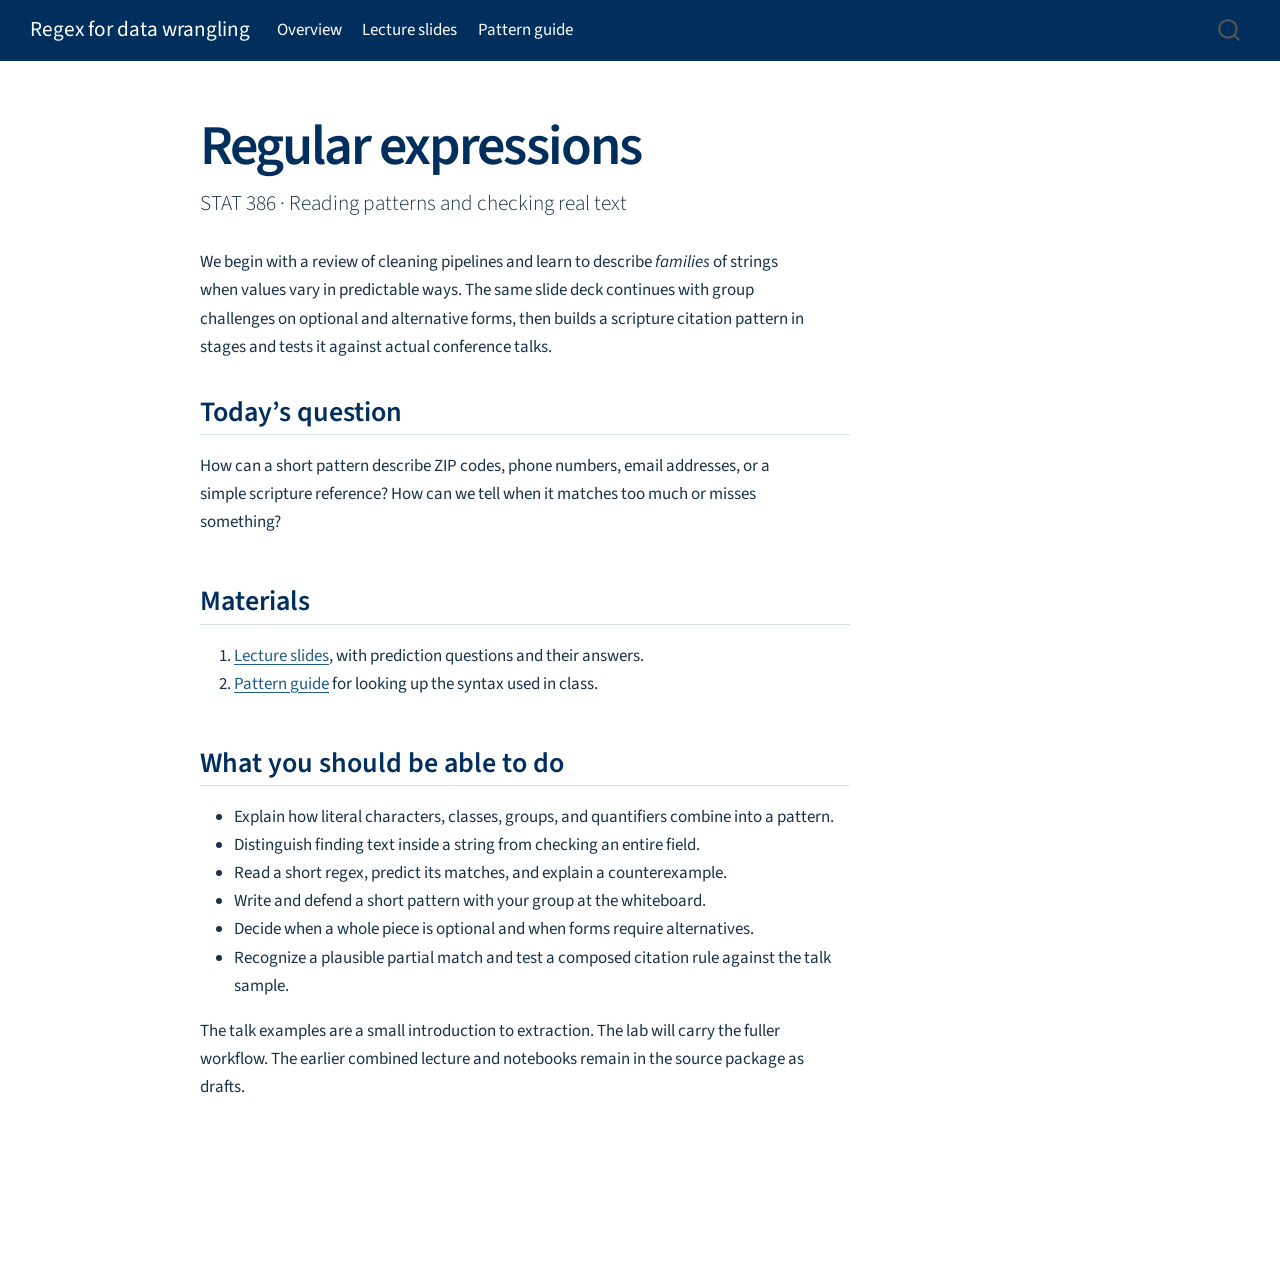
<file: docs/index.html>
<!DOCTYPE html>
<html xmlns="http://www.w3.org/1999/xhtml" lang="en" xml:lang="en"><head>

<meta charset="utf-8">
<meta name="generator" content="quarto-1.8.26">

<meta name="viewport" content="width=device-width, initial-scale=1.0, user-scalable=yes">


<title>Regular expressions – Regex for data wrangling</title>
<style>
code{white-space: pre-wrap;}
span.smallcaps{font-variant: small-caps;}
div.columns{display: flex; gap: min(4vw, 1.5em);}
div.column{flex: auto; overflow-x: auto;}
div.hanging-indent{margin-left: 1.5em; text-indent: -1.5em;}
ul.task-list{list-style: none;}
ul.task-list li input[type="checkbox"] {
  width: 0.8em;
  margin: 0 0.8em 0.2em -1em; /* quarto-specific, see https://github.com/quarto-dev/quarto-cli/issues/4556 */ 
  vertical-align: middle;
}
</style>


<script src="site_libs/quarto-nav/quarto-nav.js"></script>
<script src="site_libs/quarto-nav/headroom.min.js"></script>
<script src="site_libs/clipboard/clipboard.min.js"></script>
<script src="site_libs/quarto-search/autocomplete.umd.js"></script>
<script src="site_libs/quarto-search/fuse.min.js"></script>
<script src="site_libs/quarto-search/quarto-search.js"></script>
<meta name="quarto:offset" content="./">
<script src="site_libs/quarto-html/quarto.js" type="module"></script>
<script src="site_libs/quarto-html/tabsets/tabsets.js" type="module"></script>
<script src="site_libs/quarto-html/axe/axe-check.js" type="module"></script>
<script src="site_libs/quarto-html/popper.min.js"></script>
<script src="site_libs/quarto-html/tippy.umd.min.js"></script>
<script src="site_libs/quarto-html/anchor.min.js"></script>
<link href="site_libs/quarto-html/tippy.css" rel="stylesheet">
<link href="site_libs/quarto-html/quarto-syntax-highlighting-587c61ba64f3a5504c4d52d930310e48.css" rel="stylesheet" id="quarto-text-highlighting-styles">
<script src="site_libs/bootstrap/bootstrap.min.js"></script>
<link href="site_libs/bootstrap/bootstrap-icons.css" rel="stylesheet">
<link href="site_libs/bootstrap/bootstrap-9859d952baf36b9a7db628bbb9f3169e.min.css" rel="stylesheet" append-hash="true" id="quarto-bootstrap" data-mode="light">
<script id="quarto-search-options" type="application/json">{
  "location": "navbar",
  "copy-button": false,
  "collapse-after": 3,
  "panel-placement": "end",
  "type": "overlay",
  "limit": 50,
  "keyboard-shortcut": [
    "f",
    "/",
    "s"
  ],
  "show-item-context": false,
  "language": {
    "search-no-results-text": "No results",
    "search-matching-documents-text": "matching documents",
    "search-copy-link-title": "Copy link to search",
    "search-hide-matches-text": "Hide additional matches",
    "search-more-match-text": "more match in this document",
    "search-more-matches-text": "more matches in this document",
    "search-clear-button-title": "Clear",
    "search-text-placeholder": "",
    "search-detached-cancel-button-title": "Cancel",
    "search-submit-button-title": "Submit",
    "search-label": "Search"
  }
}</script>


<link rel="stylesheet" href="styles/site.css">
</head>

<body class="nav-fixed fullcontent quarto-light">

<div id="quarto-search-results"></div>
  <header id="quarto-header" class="headroom fixed-top">
    <nav class="navbar navbar-expand-lg " data-bs-theme="dark">
      <div class="navbar-container container-fluid">
      <div class="navbar-brand-container mx-auto">
    <a class="navbar-brand" href="./index.html">
    <span class="navbar-title">Regex for data wrangling</span>
    </a>
  </div>
            <div id="quarto-search" class="" title="Search"></div>
          <button class="navbar-toggler" type="button" data-bs-toggle="collapse" data-bs-target="#navbarCollapse" aria-controls="navbarCollapse" role="menu" aria-expanded="false" aria-label="Toggle navigation" onclick="if (window.quartoToggleHeadroom) { window.quartoToggleHeadroom(); }">
  <span class="navbar-toggler-icon"></span>
</button>
          <div class="collapse navbar-collapse" id="navbarCollapse">
            <ul class="navbar-nav navbar-nav-scroll me-auto">
  <li class="nav-item">
    <a class="nav-link active" href="./index.html" aria-current="page"> 
<span class="menu-text">Overview</span></a>
  </li>  
  <li class="nav-item">
    <a class="nav-link" href="./slides.html"> 
<span class="menu-text">Lecture slides</span></a>
  </li>  
  <li class="nav-item">
    <a class="nav-link" href="./reference.html"> 
<span class="menu-text">Pattern guide</span></a>
  </li>  
</ul>
          </div> <!-- /navcollapse -->
            <div class="quarto-navbar-tools">
</div>
      </div> <!-- /container-fluid -->
    </nav>
</header>
<!-- content -->
<div id="quarto-content" class="quarto-container page-columns page-rows-contents page-layout-article page-navbar">
<!-- sidebar -->
<!-- margin-sidebar -->
    
<!-- main -->
<main class="content" id="quarto-document-content">

<header id="title-block-header" class="quarto-title-block default">
<div class="quarto-title">
<h1 class="title">Regular expressions</h1>
<p class="subtitle lead">STAT 386 · Reading patterns and checking real text</p>
</div>



<div class="quarto-title-meta">

    
  
    
  </div>
  


</header>


<p>We begin with a review of cleaning pipelines and learn to describe <em>families</em> of strings when values vary in predictable ways. The same slide deck continues with group challenges on optional and alternative forms, then builds a scripture citation pattern in stages and tests it against actual conference talks.</p>
<section id="todays-question" class="level2">
<h2 class="anchored" data-anchor-id="todays-question">Today’s question</h2>
<p>How can a short pattern describe ZIP codes, phone numbers, email addresses, or a simple scripture reference? How can we tell when it matches too much or misses something?</p>
</section>
<section id="materials" class="level2">
<h2 class="anchored" data-anchor-id="materials">Materials</h2>
<ol type="1">
<li><a href="slides.html">Lecture slides</a>, with prediction questions and their answers.</li>
<li><a href="reference.html">Pattern guide</a> for looking up the syntax used in class.</li>
</ol>
</section>
<section id="what-you-should-be-able-to-do" class="level2">
<h2 class="anchored" data-anchor-id="what-you-should-be-able-to-do">What you should be able to do</h2>
<ul>
<li>Explain how literal characters, classes, groups, and quantifiers combine into a pattern.</li>
<li>Distinguish finding text inside a string from checking an entire field.</li>
<li>Read a short regex, predict its matches, and explain a counterexample.</li>
<li>Write and defend a short pattern with your group at the whiteboard.</li>
<li>Decide when a whole piece is optional and when forms require alternatives.</li>
<li>Recognize a plausible partial match and test a composed citation rule against the talk sample.</li>
</ul>
<p>The talk examples are a small introduction to extraction. The lab will carry the fuller workflow. The earlier combined lecture and notebooks remain in the source package as drafts.</p>


</section>

</main> <!-- /main -->
<script id="quarto-html-after-body" type="application/javascript">
  window.document.addEventListener("DOMContentLoaded", function (event) {
    const icon = "";
    const anchorJS = new window.AnchorJS();
    anchorJS.options = {
      placement: 'right',
      icon: icon
    };
    anchorJS.add('.anchored');
    const isCodeAnnotation = (el) => {
      for (const clz of el.classList) {
        if (clz.startsWith('code-annotation-')) {                     
          return true;
        }
      }
      return false;
    }
    const onCopySuccess = function(e) {
      // button target
      const button = e.trigger;
      // don't keep focus
      button.blur();
      // flash "checked"
      button.classList.add('code-copy-button-checked');
      var currentTitle = button.getAttribute("title");
      button.setAttribute("title", "Copied!");
      let tooltip;
      if (window.bootstrap) {
        button.setAttribute("data-bs-toggle", "tooltip");
        button.setAttribute("data-bs-placement", "left");
        button.setAttribute("data-bs-title", "Copied!");
        tooltip = new bootstrap.Tooltip(button, 
          { trigger: "manual", 
            customClass: "code-copy-button-tooltip",
            offset: [0, -8]});
        tooltip.show();    
      }
      setTimeout(function() {
        if (tooltip) {
          tooltip.hide();
          button.removeAttribute("data-bs-title");
          button.removeAttribute("data-bs-toggle");
          button.removeAttribute("data-bs-placement");
        }
        button.setAttribute("title", currentTitle);
        button.classList.remove('code-copy-button-checked');
      }, 1000);
      // clear code selection
      e.clearSelection();
    }
    const getTextToCopy = function(trigger) {
      const outerScaffold = trigger.parentElement.cloneNode(true);
      const codeEl = outerScaffold.querySelector('code');
      for (const childEl of codeEl.children) {
        if (isCodeAnnotation(childEl)) {
          childEl.remove();
        }
      }
      return codeEl.innerText;
    }
    const clipboard = new window.ClipboardJS('.code-copy-button:not([data-in-quarto-modal])', {
      text: getTextToCopy
    });
    clipboard.on('success', onCopySuccess);
    if (window.document.getElementById('quarto-embedded-source-code-modal')) {
      const clipboardModal = new window.ClipboardJS('.code-copy-button[data-in-quarto-modal]', {
        text: getTextToCopy,
        container: window.document.getElementById('quarto-embedded-source-code-modal')
      });
      clipboardModal.on('success', onCopySuccess);
    }
      var localhostRegex = new RegExp(/^(?:http|https):\/\/localhost\:?[0-9]*\//);
      var mailtoRegex = new RegExp(/^mailto:/);
        var filterRegex = new RegExp('/' + window.location.host + '/');
      var isInternal = (href) => {
          return filterRegex.test(href) || localhostRegex.test(href) || mailtoRegex.test(href);
      }
      // Inspect non-navigation links and adorn them if external
     var links = window.document.querySelectorAll('a[href]:not(.nav-link):not(.navbar-brand):not(.toc-action):not(.sidebar-link):not(.sidebar-item-toggle):not(.pagination-link):not(.no-external):not([aria-hidden]):not(.dropdown-item):not(.quarto-navigation-tool):not(.about-link)');
      for (var i=0; i<links.length; i++) {
        const link = links[i];
        if (!isInternal(link.href)) {
          // undo the damage that might have been done by quarto-nav.js in the case of
          // links that we want to consider external
          if (link.dataset.originalHref !== undefined) {
            link.href = link.dataset.originalHref;
          }
        }
      }
    function tippyHover(el, contentFn, onTriggerFn, onUntriggerFn) {
      const config = {
        allowHTML: true,
        maxWidth: 500,
        delay: 100,
        arrow: false,
        appendTo: function(el) {
            return el.parentElement;
        },
        interactive: true,
        interactiveBorder: 10,
        theme: 'quarto',
        placement: 'bottom-start',
      };
      if (contentFn) {
        config.content = contentFn;
      }
      if (onTriggerFn) {
        config.onTrigger = onTriggerFn;
      }
      if (onUntriggerFn) {
        config.onUntrigger = onUntriggerFn;
      }
      window.tippy(el, config); 
    }
    const noterefs = window.document.querySelectorAll('a[role="doc-noteref"]');
    for (var i=0; i<noterefs.length; i++) {
      const ref = noterefs[i];
      tippyHover(ref, function() {
        // use id or data attribute instead here
        let href = ref.getAttribute('data-footnote-href') || ref.getAttribute('href');
        try { href = new URL(href).hash; } catch {}
        const id = href.replace(/^#\/?/, "");
        const note = window.document.getElementById(id);
        if (note) {
          return note.innerHTML;
        } else {
          return "";
        }
      });
    }
    const xrefs = window.document.querySelectorAll('a.quarto-xref');
    const processXRef = (id, note) => {
      // Strip column container classes
      const stripColumnClz = (el) => {
        el.classList.remove("page-full", "page-columns");
        if (el.children) {
          for (const child of el.children) {
            stripColumnClz(child);
          }
        }
      }
      stripColumnClz(note)
      if (id === null || id.startsWith('sec-')) {
        // Special case sections, only their first couple elements
        const container = document.createElement("div");
        if (note.children && note.children.length > 2) {
          container.appendChild(note.children[0].cloneNode(true));
          for (let i = 1; i < note.children.length; i++) {
            const child = note.children[i];
            if (child.tagName === "P" && child.innerText === "") {
              continue;
            } else {
              container.appendChild(child.cloneNode(true));
              break;
            }
          }
          if (window.Quarto?.typesetMath) {
            window.Quarto.typesetMath(container);
          }
          return container.innerHTML
        } else {
          if (window.Quarto?.typesetMath) {
            window.Quarto.typesetMath(note);
          }
          return note.innerHTML;
        }
      } else {
        // Remove any anchor links if they are present
        const anchorLink = note.querySelector('a.anchorjs-link');
        if (anchorLink) {
          anchorLink.remove();
        }
        if (window.Quarto?.typesetMath) {
          window.Quarto.typesetMath(note);
        }
        if (note.classList.contains("callout")) {
          return note.outerHTML;
        } else {
          return note.innerHTML;
        }
      }
    }
    for (var i=0; i<xrefs.length; i++) {
      const xref = xrefs[i];
      tippyHover(xref, undefined, function(instance) {
        instance.disable();
        let url = xref.getAttribute('href');
        let hash = undefined; 
        if (url.startsWith('#')) {
          hash = url;
        } else {
          try { hash = new URL(url).hash; } catch {}
        }
        if (hash) {
          const id = hash.replace(/^#\/?/, "");
          const note = window.document.getElementById(id);
          if (note !== null) {
            try {
              const html = processXRef(id, note.cloneNode(true));
              instance.setContent(html);
            } finally {
              instance.enable();
              instance.show();
            }
          } else {
            // See if we can fetch this
            fetch(url.split('#')[0])
            .then(res => res.text())
            .then(html => {
              const parser = new DOMParser();
              const htmlDoc = parser.parseFromString(html, "text/html");
              const note = htmlDoc.getElementById(id);
              if (note !== null) {
                const html = processXRef(id, note);
                instance.setContent(html);
              } 
            }).finally(() => {
              instance.enable();
              instance.show();
            });
          }
        } else {
          // See if we can fetch a full url (with no hash to target)
          // This is a special case and we should probably do some content thinning / targeting
          fetch(url)
          .then(res => res.text())
          .then(html => {
            const parser = new DOMParser();
            const htmlDoc = parser.parseFromString(html, "text/html");
            const note = htmlDoc.querySelector('main.content');
            if (note !== null) {
              // This should only happen for chapter cross references
              // (since there is no id in the URL)
              // remove the first header
              if (note.children.length > 0 && note.children[0].tagName === "HEADER") {
                note.children[0].remove();
              }
              const html = processXRef(null, note);
              instance.setContent(html);
            } 
          }).finally(() => {
            instance.enable();
            instance.show();
          });
        }
      }, function(instance) {
      });
    }
        let selectedAnnoteEl;
        const selectorForAnnotation = ( cell, annotation) => {
          let cellAttr = 'data-code-cell="' + cell + '"';
          let lineAttr = 'data-code-annotation="' +  annotation + '"';
          const selector = 'span[' + cellAttr + '][' + lineAttr + ']';
          return selector;
        }
        const selectCodeLines = (annoteEl) => {
          const doc = window.document;
          const targetCell = annoteEl.getAttribute("data-target-cell");
          const targetAnnotation = annoteEl.getAttribute("data-target-annotation");
          const annoteSpan = window.document.querySelector(selectorForAnnotation(targetCell, targetAnnotation));
          const lines = annoteSpan.getAttribute("data-code-lines").split(",");
          const lineIds = lines.map((line) => {
            return targetCell + "-" + line;
          })
          let top = null;
          let height = null;
          let parent = null;
          if (lineIds.length > 0) {
              //compute the position of the single el (top and bottom and make a div)
              const el = window.document.getElementById(lineIds[0]);
              top = el.offsetTop;
              height = el.offsetHeight;
              parent = el.parentElement.parentElement;
            if (lineIds.length > 1) {
              const lastEl = window.document.getElementById(lineIds[lineIds.length - 1]);
              const bottom = lastEl.offsetTop + lastEl.offsetHeight;
              height = bottom - top;
            }
            if (top !== null && height !== null && parent !== null) {
              // cook up a div (if necessary) and position it 
              let div = window.document.getElementById("code-annotation-line-highlight");
              if (div === null) {
                div = window.document.createElement("div");
                div.setAttribute("id", "code-annotation-line-highlight");
                div.style.position = 'absolute';
                parent.appendChild(div);
              }
              div.style.top = top - 2 + "px";
              div.style.height = height + 4 + "px";
              div.style.left = 0;
              let gutterDiv = window.document.getElementById("code-annotation-line-highlight-gutter");
              if (gutterDiv === null) {
                gutterDiv = window.document.createElement("div");
                gutterDiv.setAttribute("id", "code-annotation-line-highlight-gutter");
                gutterDiv.style.position = 'absolute';
                const codeCell = window.document.getElementById(targetCell);
                const gutter = codeCell.querySelector('.code-annotation-gutter');
                gutter.appendChild(gutterDiv);
              }
              gutterDiv.style.top = top - 2 + "px";
              gutterDiv.style.height = height + 4 + "px";
            }
            selectedAnnoteEl = annoteEl;
          }
        };
        const unselectCodeLines = () => {
          const elementsIds = ["code-annotation-line-highlight", "code-annotation-line-highlight-gutter"];
          elementsIds.forEach((elId) => {
            const div = window.document.getElementById(elId);
            if (div) {
              div.remove();
            }
          });
          selectedAnnoteEl = undefined;
        };
          // Handle positioning of the toggle
      window.addEventListener(
        "resize",
        throttle(() => {
          elRect = undefined;
          if (selectedAnnoteEl) {
            selectCodeLines(selectedAnnoteEl);
          }
        }, 10)
      );
      function throttle(fn, ms) {
      let throttle = false;
      let timer;
        return (...args) => {
          if(!throttle) { // first call gets through
              fn.apply(this, args);
              throttle = true;
          } else { // all the others get throttled
              if(timer) clearTimeout(timer); // cancel #2
              timer = setTimeout(() => {
                fn.apply(this, args);
                timer = throttle = false;
              }, ms);
          }
        };
      }
        // Attach click handler to the DT
        const annoteDls = window.document.querySelectorAll('dt[data-target-cell]');
        for (const annoteDlNode of annoteDls) {
          annoteDlNode.addEventListener('click', (event) => {
            const clickedEl = event.target;
            if (clickedEl !== selectedAnnoteEl) {
              unselectCodeLines();
              const activeEl = window.document.querySelector('dt[data-target-cell].code-annotation-active');
              if (activeEl) {
                activeEl.classList.remove('code-annotation-active');
              }
              selectCodeLines(clickedEl);
              clickedEl.classList.add('code-annotation-active');
            } else {
              // Unselect the line
              unselectCodeLines();
              clickedEl.classList.remove('code-annotation-active');
            }
          });
        }
    const findCites = (el) => {
      const parentEl = el.parentElement;
      if (parentEl) {
        const cites = parentEl.dataset.cites;
        if (cites) {
          return {
            el,
            cites: cites.split(' ')
          };
        } else {
          return findCites(el.parentElement)
        }
      } else {
        return undefined;
      }
    };
    var bibliorefs = window.document.querySelectorAll('a[role="doc-biblioref"]');
    for (var i=0; i<bibliorefs.length; i++) {
      const ref = bibliorefs[i];
      const citeInfo = findCites(ref);
      if (citeInfo) {
        tippyHover(citeInfo.el, function() {
          var popup = window.document.createElement('div');
          citeInfo.cites.forEach(function(cite) {
            var citeDiv = window.document.createElement('div');
            citeDiv.classList.add('hanging-indent');
            citeDiv.classList.add('csl-entry');
            var biblioDiv = window.document.getElementById('ref-' + cite);
            if (biblioDiv) {
              citeDiv.innerHTML = biblioDiv.innerHTML;
            }
            popup.appendChild(citeDiv);
          });
          return popup.innerHTML;
        });
      }
    }
  });
  </script>
</div> <!-- /content -->




</body></html>
</file>
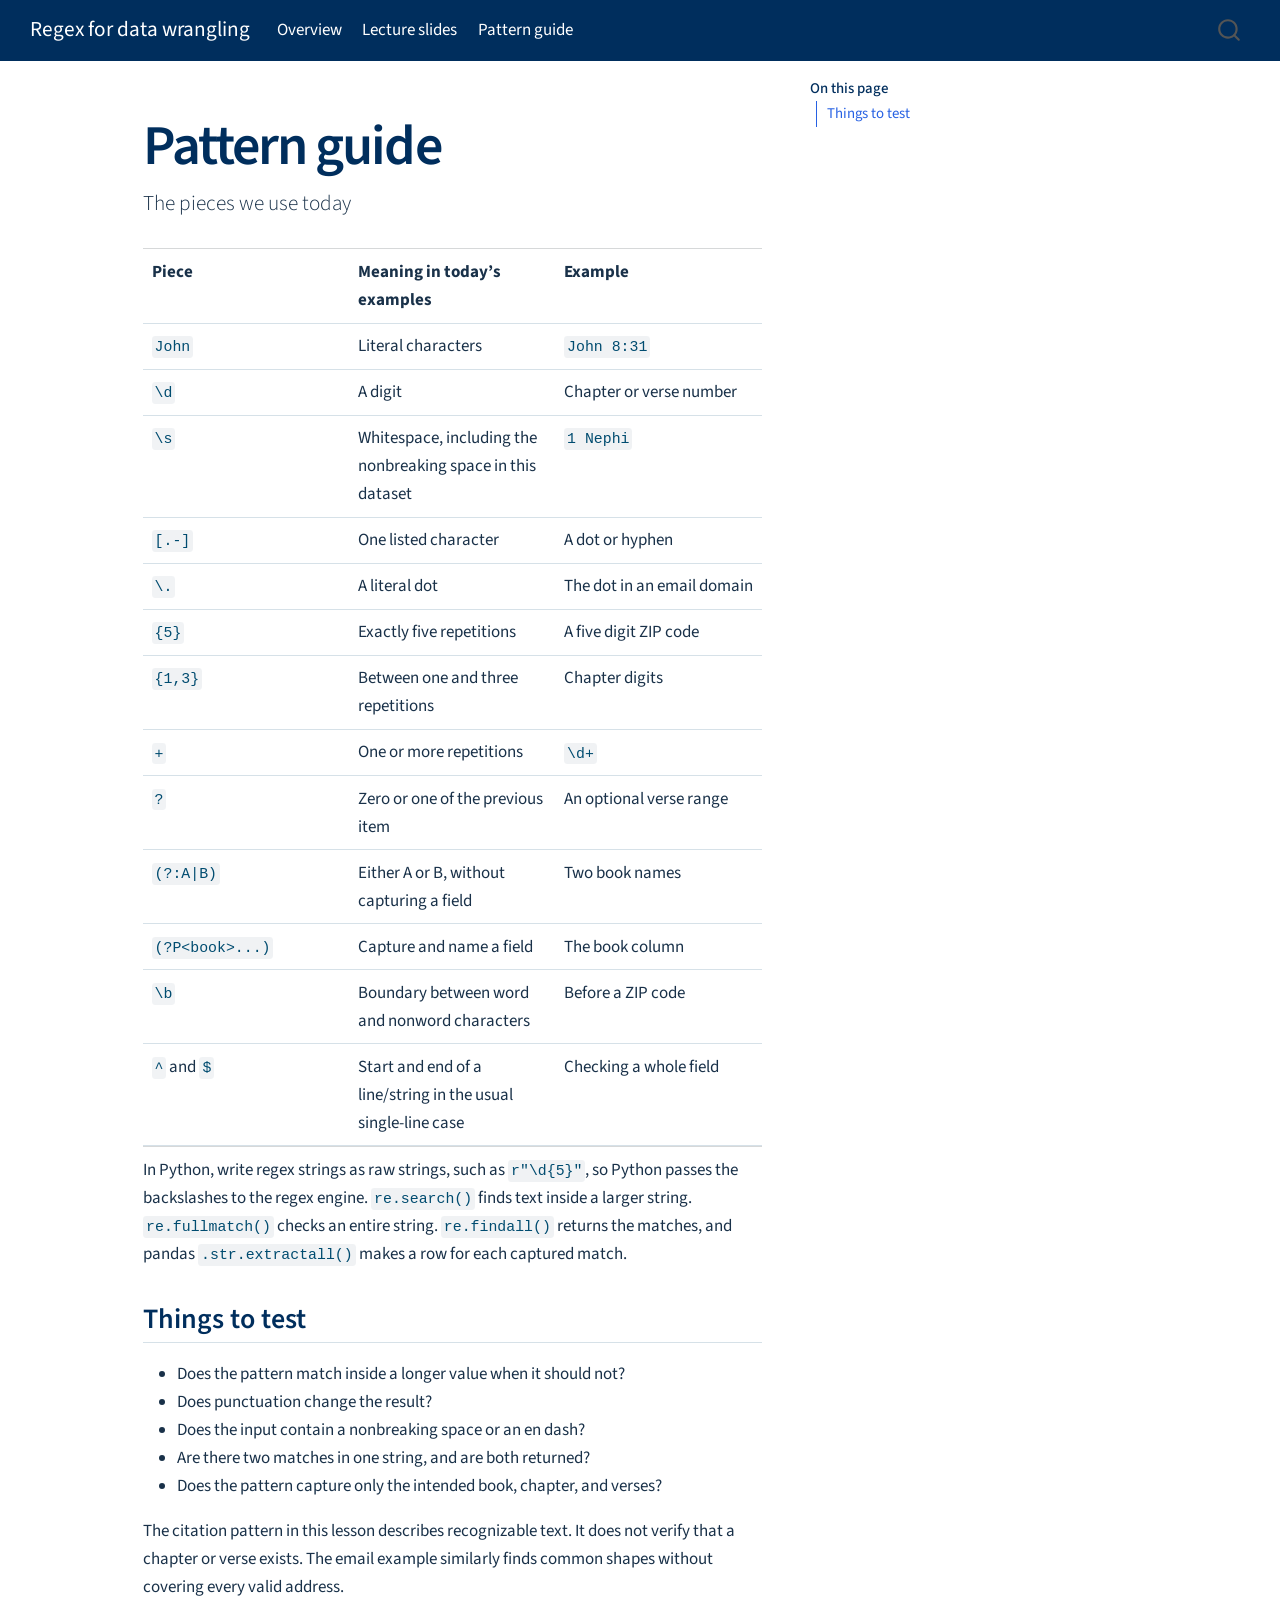
<file: docs/reference.html>
<!DOCTYPE html>
<html xmlns="http://www.w3.org/1999/xhtml" lang="en" xml:lang="en"><head>

<meta charset="utf-8">
<meta name="generator" content="quarto-1.8.26">

<meta name="viewport" content="width=device-width, initial-scale=1.0, user-scalable=yes">


<title>Pattern guide – Regex for data wrangling</title>
<style>
code{white-space: pre-wrap;}
span.smallcaps{font-variant: small-caps;}
div.columns{display: flex; gap: min(4vw, 1.5em);}
div.column{flex: auto; overflow-x: auto;}
div.hanging-indent{margin-left: 1.5em; text-indent: -1.5em;}
ul.task-list{list-style: none;}
ul.task-list li input[type="checkbox"] {
  width: 0.8em;
  margin: 0 0.8em 0.2em -1em; /* quarto-specific, see https://github.com/quarto-dev/quarto-cli/issues/4556 */ 
  vertical-align: middle;
}
</style>


<script src="site_libs/quarto-nav/quarto-nav.js"></script>
<script src="site_libs/quarto-nav/headroom.min.js"></script>
<script src="site_libs/clipboard/clipboard.min.js"></script>
<script src="site_libs/quarto-search/autocomplete.umd.js"></script>
<script src="site_libs/quarto-search/fuse.min.js"></script>
<script src="site_libs/quarto-search/quarto-search.js"></script>
<meta name="quarto:offset" content="./">
<script src="site_libs/quarto-html/quarto.js" type="module"></script>
<script src="site_libs/quarto-html/tabsets/tabsets.js" type="module"></script>
<script src="site_libs/quarto-html/axe/axe-check.js" type="module"></script>
<script src="site_libs/quarto-html/popper.min.js"></script>
<script src="site_libs/quarto-html/tippy.umd.min.js"></script>
<script src="site_libs/quarto-html/anchor.min.js"></script>
<link href="site_libs/quarto-html/tippy.css" rel="stylesheet">
<link href="site_libs/quarto-html/quarto-syntax-highlighting-587c61ba64f3a5504c4d52d930310e48.css" rel="stylesheet" id="quarto-text-highlighting-styles">
<script src="site_libs/bootstrap/bootstrap.min.js"></script>
<link href="site_libs/bootstrap/bootstrap-icons.css" rel="stylesheet">
<link href="site_libs/bootstrap/bootstrap-9859d952baf36b9a7db628bbb9f3169e.min.css" rel="stylesheet" append-hash="true" id="quarto-bootstrap" data-mode="light">
<script id="quarto-search-options" type="application/json">{
  "location": "navbar",
  "copy-button": false,
  "collapse-after": 3,
  "panel-placement": "end",
  "type": "overlay",
  "limit": 50,
  "keyboard-shortcut": [
    "f",
    "/",
    "s"
  ],
  "show-item-context": false,
  "language": {
    "search-no-results-text": "No results",
    "search-matching-documents-text": "matching documents",
    "search-copy-link-title": "Copy link to search",
    "search-hide-matches-text": "Hide additional matches",
    "search-more-match-text": "more match in this document",
    "search-more-matches-text": "more matches in this document",
    "search-clear-button-title": "Clear",
    "search-text-placeholder": "",
    "search-detached-cancel-button-title": "Cancel",
    "search-submit-button-title": "Submit",
    "search-label": "Search"
  }
}</script>


<link rel="stylesheet" href="styles/site.css">
</head>

<body class="nav-fixed quarto-light">

<div id="quarto-search-results"></div>
  <header id="quarto-header" class="headroom fixed-top">
    <nav class="navbar navbar-expand-lg " data-bs-theme="dark">
      <div class="navbar-container container-fluid">
      <div class="navbar-brand-container mx-auto">
    <a class="navbar-brand" href="./index.html">
    <span class="navbar-title">Regex for data wrangling</span>
    </a>
  </div>
            <div id="quarto-search" class="" title="Search"></div>
          <button class="navbar-toggler" type="button" data-bs-toggle="collapse" data-bs-target="#navbarCollapse" aria-controls="navbarCollapse" role="menu" aria-expanded="false" aria-label="Toggle navigation" onclick="if (window.quartoToggleHeadroom) { window.quartoToggleHeadroom(); }">
  <span class="navbar-toggler-icon"></span>
</button>
          <div class="collapse navbar-collapse" id="navbarCollapse">
            <ul class="navbar-nav navbar-nav-scroll me-auto">
  <li class="nav-item">
    <a class="nav-link" href="./index.html"> 
<span class="menu-text">Overview</span></a>
  </li>  
  <li class="nav-item">
    <a class="nav-link" href="./slides.html"> 
<span class="menu-text">Lecture slides</span></a>
  </li>  
  <li class="nav-item">
    <a class="nav-link active" href="./reference.html" aria-current="page"> 
<span class="menu-text">Pattern guide</span></a>
  </li>  
</ul>
          </div> <!-- /navcollapse -->
            <div class="quarto-navbar-tools">
</div>
      </div> <!-- /container-fluid -->
    </nav>
</header>
<!-- content -->
<div id="quarto-content" class="quarto-container page-columns page-rows-contents page-layout-article page-navbar">
<!-- sidebar -->
<!-- margin-sidebar -->
    <div id="quarto-margin-sidebar" class="sidebar margin-sidebar">
        <nav id="TOC" role="doc-toc" class="toc-active">
    <h2 id="toc-title">On this page</h2>
   
  <ul>
  <li><a href="#things-to-test" id="toc-things-to-test" class="nav-link active" data-scroll-target="#things-to-test">Things to test</a></li>
  </ul>
</nav>
    </div>
<!-- main -->
<main class="content" id="quarto-document-content">

<header id="title-block-header" class="quarto-title-block default">
<div class="quarto-title">
<h1 class="title">Pattern guide</h1>
<p class="subtitle lead">The pieces we use today</p>
</div>



<div class="quarto-title-meta">

    
  
    
  </div>
  


</header>


<table class="caption-top table">
<colgroup>
<col style="width: 33%">
<col style="width: 33%">
<col style="width: 33%">
</colgroup>
<thead>
<tr class="header">
<th style="text-align: left;">Piece</th>
<th style="text-align: left;">Meaning in today’s examples</th>
<th style="text-align: left;">Example</th>
</tr>
</thead>
<tbody>
<tr class="odd">
<td style="text-align: left;"><code>John</code></td>
<td style="text-align: left;">Literal characters</td>
<td style="text-align: left;"><code>John 8:31</code></td>
</tr>
<tr class="even">
<td style="text-align: left;"><code>\d</code></td>
<td style="text-align: left;">A digit</td>
<td style="text-align: left;">Chapter or verse number</td>
</tr>
<tr class="odd">
<td style="text-align: left;"><code>\s</code></td>
<td style="text-align: left;">Whitespace, including the nonbreaking space in this dataset</td>
<td style="text-align: left;"><code>1&nbsp;Nephi</code></td>
</tr>
<tr class="even">
<td style="text-align: left;"><code>[.-]</code></td>
<td style="text-align: left;">One listed character</td>
<td style="text-align: left;">A dot or hyphen</td>
</tr>
<tr class="odd">
<td style="text-align: left;"><code>\.</code></td>
<td style="text-align: left;">A literal dot</td>
<td style="text-align: left;">The dot in an email domain</td>
</tr>
<tr class="even">
<td style="text-align: left;"><code>{5}</code></td>
<td style="text-align: left;">Exactly five repetitions</td>
<td style="text-align: left;">A five digit ZIP code</td>
</tr>
<tr class="odd">
<td style="text-align: left;"><code>{1,3}</code></td>
<td style="text-align: left;">Between one and three repetitions</td>
<td style="text-align: left;">Chapter digits</td>
</tr>
<tr class="even">
<td style="text-align: left;"><code>+</code></td>
<td style="text-align: left;">One or more repetitions</td>
<td style="text-align: left;"><code>\d+</code></td>
</tr>
<tr class="odd">
<td style="text-align: left;"><code>?</code></td>
<td style="text-align: left;">Zero or one of the previous item</td>
<td style="text-align: left;">An optional verse range</td>
</tr>
<tr class="even">
<td style="text-align: left;"><code>(?:A|B)</code></td>
<td style="text-align: left;">Either A or B, without capturing a field</td>
<td style="text-align: left;">Two book names</td>
</tr>
<tr class="odd">
<td style="text-align: left;"><code>(?P&lt;book&gt;...)</code></td>
<td style="text-align: left;">Capture and name a field</td>
<td style="text-align: left;">The book column</td>
</tr>
<tr class="even">
<td style="text-align: left;"><code>\b</code></td>
<td style="text-align: left;">Boundary between word and nonword characters</td>
<td style="text-align: left;">Before a ZIP code</td>
</tr>
<tr class="odd">
<td style="text-align: left;"><code>^</code> and <code>$</code></td>
<td style="text-align: left;">Start and end of a line/string in the usual single-line case</td>
<td style="text-align: left;">Checking a whole field</td>
</tr>
</tbody>
</table>
<p>In Python, write regex strings as raw strings, such as <code>r"\d{5}"</code>, so Python passes the backslashes to the regex engine. <code>re.search()</code> finds text inside a larger string. <code>re.fullmatch()</code> checks an entire string. <code>re.findall()</code> returns the matches, and pandas <code>.str.extractall()</code> makes a row for each captured match.</p>
<section id="things-to-test" class="level2">
<h2 class="anchored" data-anchor-id="things-to-test">Things to test</h2>
<ul>
<li>Does the pattern match inside a longer value when it should not?</li>
<li>Does punctuation change the result?</li>
<li>Does the input contain a nonbreaking space or an en dash?</li>
<li>Are there two matches in one string, and are both returned?</li>
<li>Does the pattern capture only the intended book, chapter, and verses?</li>
</ul>
<p>The citation pattern in this lesson describes recognizable text. It does not verify that a chapter or verse exists. The email example similarly finds common shapes without covering every valid address.</p>


</section>

</main> <!-- /main -->
<script id="quarto-html-after-body" type="application/javascript">
  window.document.addEventListener("DOMContentLoaded", function (event) {
    const icon = "";
    const anchorJS = new window.AnchorJS();
    anchorJS.options = {
      placement: 'right',
      icon: icon
    };
    anchorJS.add('.anchored');
    const isCodeAnnotation = (el) => {
      for (const clz of el.classList) {
        if (clz.startsWith('code-annotation-')) {                     
          return true;
        }
      }
      return false;
    }
    const onCopySuccess = function(e) {
      // button target
      const button = e.trigger;
      // don't keep focus
      button.blur();
      // flash "checked"
      button.classList.add('code-copy-button-checked');
      var currentTitle = button.getAttribute("title");
      button.setAttribute("title", "Copied!");
      let tooltip;
      if (window.bootstrap) {
        button.setAttribute("data-bs-toggle", "tooltip");
        button.setAttribute("data-bs-placement", "left");
        button.setAttribute("data-bs-title", "Copied!");
        tooltip = new bootstrap.Tooltip(button, 
          { trigger: "manual", 
            customClass: "code-copy-button-tooltip",
            offset: [0, -8]});
        tooltip.show();    
      }
      setTimeout(function() {
        if (tooltip) {
          tooltip.hide();
          button.removeAttribute("data-bs-title");
          button.removeAttribute("data-bs-toggle");
          button.removeAttribute("data-bs-placement");
        }
        button.setAttribute("title", currentTitle);
        button.classList.remove('code-copy-button-checked');
      }, 1000);
      // clear code selection
      e.clearSelection();
    }
    const getTextToCopy = function(trigger) {
      const outerScaffold = trigger.parentElement.cloneNode(true);
      const codeEl = outerScaffold.querySelector('code');
      for (const childEl of codeEl.children) {
        if (isCodeAnnotation(childEl)) {
          childEl.remove();
        }
      }
      return codeEl.innerText;
    }
    const clipboard = new window.ClipboardJS('.code-copy-button:not([data-in-quarto-modal])', {
      text: getTextToCopy
    });
    clipboard.on('success', onCopySuccess);
    if (window.document.getElementById('quarto-embedded-source-code-modal')) {
      const clipboardModal = new window.ClipboardJS('.code-copy-button[data-in-quarto-modal]', {
        text: getTextToCopy,
        container: window.document.getElementById('quarto-embedded-source-code-modal')
      });
      clipboardModal.on('success', onCopySuccess);
    }
      var localhostRegex = new RegExp(/^(?:http|https):\/\/localhost\:?[0-9]*\//);
      var mailtoRegex = new RegExp(/^mailto:/);
        var filterRegex = new RegExp('/' + window.location.host + '/');
      var isInternal = (href) => {
          return filterRegex.test(href) || localhostRegex.test(href) || mailtoRegex.test(href);
      }
      // Inspect non-navigation links and adorn them if external
     var links = window.document.querySelectorAll('a[href]:not(.nav-link):not(.navbar-brand):not(.toc-action):not(.sidebar-link):not(.sidebar-item-toggle):not(.pagination-link):not(.no-external):not([aria-hidden]):not(.dropdown-item):not(.quarto-navigation-tool):not(.about-link)');
      for (var i=0; i<links.length; i++) {
        const link = links[i];
        if (!isInternal(link.href)) {
          // undo the damage that might have been done by quarto-nav.js in the case of
          // links that we want to consider external
          if (link.dataset.originalHref !== undefined) {
            link.href = link.dataset.originalHref;
          }
        }
      }
    function tippyHover(el, contentFn, onTriggerFn, onUntriggerFn) {
      const config = {
        allowHTML: true,
        maxWidth: 500,
        delay: 100,
        arrow: false,
        appendTo: function(el) {
            return el.parentElement;
        },
        interactive: true,
        interactiveBorder: 10,
        theme: 'quarto',
        placement: 'bottom-start',
      };
      if (contentFn) {
        config.content = contentFn;
      }
      if (onTriggerFn) {
        config.onTrigger = onTriggerFn;
      }
      if (onUntriggerFn) {
        config.onUntrigger = onUntriggerFn;
      }
      window.tippy(el, config); 
    }
    const noterefs = window.document.querySelectorAll('a[role="doc-noteref"]');
    for (var i=0; i<noterefs.length; i++) {
      const ref = noterefs[i];
      tippyHover(ref, function() {
        // use id or data attribute instead here
        let href = ref.getAttribute('data-footnote-href') || ref.getAttribute('href');
        try { href = new URL(href).hash; } catch {}
        const id = href.replace(/^#\/?/, "");
        const note = window.document.getElementById(id);
        if (note) {
          return note.innerHTML;
        } else {
          return "";
        }
      });
    }
    const xrefs = window.document.querySelectorAll('a.quarto-xref');
    const processXRef = (id, note) => {
      // Strip column container classes
      const stripColumnClz = (el) => {
        el.classList.remove("page-full", "page-columns");
        if (el.children) {
          for (const child of el.children) {
            stripColumnClz(child);
          }
        }
      }
      stripColumnClz(note)
      if (id === null || id.startsWith('sec-')) {
        // Special case sections, only their first couple elements
        const container = document.createElement("div");
        if (note.children && note.children.length > 2) {
          container.appendChild(note.children[0].cloneNode(true));
          for (let i = 1; i < note.children.length; i++) {
            const child = note.children[i];
            if (child.tagName === "P" && child.innerText === "") {
              continue;
            } else {
              container.appendChild(child.cloneNode(true));
              break;
            }
          }
          if (window.Quarto?.typesetMath) {
            window.Quarto.typesetMath(container);
          }
          return container.innerHTML
        } else {
          if (window.Quarto?.typesetMath) {
            window.Quarto.typesetMath(note);
          }
          return note.innerHTML;
        }
      } else {
        // Remove any anchor links if they are present
        const anchorLink = note.querySelector('a.anchorjs-link');
        if (anchorLink) {
          anchorLink.remove();
        }
        if (window.Quarto?.typesetMath) {
          window.Quarto.typesetMath(note);
        }
        if (note.classList.contains("callout")) {
          return note.outerHTML;
        } else {
          return note.innerHTML;
        }
      }
    }
    for (var i=0; i<xrefs.length; i++) {
      const xref = xrefs[i];
      tippyHover(xref, undefined, function(instance) {
        instance.disable();
        let url = xref.getAttribute('href');
        let hash = undefined; 
        if (url.startsWith('#')) {
          hash = url;
        } else {
          try { hash = new URL(url).hash; } catch {}
        }
        if (hash) {
          const id = hash.replace(/^#\/?/, "");
          const note = window.document.getElementById(id);
          if (note !== null) {
            try {
              const html = processXRef(id, note.cloneNode(true));
              instance.setContent(html);
            } finally {
              instance.enable();
              instance.show();
            }
          } else {
            // See if we can fetch this
            fetch(url.split('#')[0])
            .then(res => res.text())
            .then(html => {
              const parser = new DOMParser();
              const htmlDoc = parser.parseFromString(html, "text/html");
              const note = htmlDoc.getElementById(id);
              if (note !== null) {
                const html = processXRef(id, note);
                instance.setContent(html);
              } 
            }).finally(() => {
              instance.enable();
              instance.show();
            });
          }
        } else {
          // See if we can fetch a full url (with no hash to target)
          // This is a special case and we should probably do some content thinning / targeting
          fetch(url)
          .then(res => res.text())
          .then(html => {
            const parser = new DOMParser();
            const htmlDoc = parser.parseFromString(html, "text/html");
            const note = htmlDoc.querySelector('main.content');
            if (note !== null) {
              // This should only happen for chapter cross references
              // (since there is no id in the URL)
              // remove the first header
              if (note.children.length > 0 && note.children[0].tagName === "HEADER") {
                note.children[0].remove();
              }
              const html = processXRef(null, note);
              instance.setContent(html);
            } 
          }).finally(() => {
            instance.enable();
            instance.show();
          });
        }
      }, function(instance) {
      });
    }
        let selectedAnnoteEl;
        const selectorForAnnotation = ( cell, annotation) => {
          let cellAttr = 'data-code-cell="' + cell + '"';
          let lineAttr = 'data-code-annotation="' +  annotation + '"';
          const selector = 'span[' + cellAttr + '][' + lineAttr + ']';
          return selector;
        }
        const selectCodeLines = (annoteEl) => {
          const doc = window.document;
          const targetCell = annoteEl.getAttribute("data-target-cell");
          const targetAnnotation = annoteEl.getAttribute("data-target-annotation");
          const annoteSpan = window.document.querySelector(selectorForAnnotation(targetCell, targetAnnotation));
          const lines = annoteSpan.getAttribute("data-code-lines").split(",");
          const lineIds = lines.map((line) => {
            return targetCell + "-" + line;
          })
          let top = null;
          let height = null;
          let parent = null;
          if (lineIds.length > 0) {
              //compute the position of the single el (top and bottom and make a div)
              const el = window.document.getElementById(lineIds[0]);
              top = el.offsetTop;
              height = el.offsetHeight;
              parent = el.parentElement.parentElement;
            if (lineIds.length > 1) {
              const lastEl = window.document.getElementById(lineIds[lineIds.length - 1]);
              const bottom = lastEl.offsetTop + lastEl.offsetHeight;
              height = bottom - top;
            }
            if (top !== null && height !== null && parent !== null) {
              // cook up a div (if necessary) and position it 
              let div = window.document.getElementById("code-annotation-line-highlight");
              if (div === null) {
                div = window.document.createElement("div");
                div.setAttribute("id", "code-annotation-line-highlight");
                div.style.position = 'absolute';
                parent.appendChild(div);
              }
              div.style.top = top - 2 + "px";
              div.style.height = height + 4 + "px";
              div.style.left = 0;
              let gutterDiv = window.document.getElementById("code-annotation-line-highlight-gutter");
              if (gutterDiv === null) {
                gutterDiv = window.document.createElement("div");
                gutterDiv.setAttribute("id", "code-annotation-line-highlight-gutter");
                gutterDiv.style.position = 'absolute';
                const codeCell = window.document.getElementById(targetCell);
                const gutter = codeCell.querySelector('.code-annotation-gutter');
                gutter.appendChild(gutterDiv);
              }
              gutterDiv.style.top = top - 2 + "px";
              gutterDiv.style.height = height + 4 + "px";
            }
            selectedAnnoteEl = annoteEl;
          }
        };
        const unselectCodeLines = () => {
          const elementsIds = ["code-annotation-line-highlight", "code-annotation-line-highlight-gutter"];
          elementsIds.forEach((elId) => {
            const div = window.document.getElementById(elId);
            if (div) {
              div.remove();
            }
          });
          selectedAnnoteEl = undefined;
        };
          // Handle positioning of the toggle
      window.addEventListener(
        "resize",
        throttle(() => {
          elRect = undefined;
          if (selectedAnnoteEl) {
            selectCodeLines(selectedAnnoteEl);
          }
        }, 10)
      );
      function throttle(fn, ms) {
      let throttle = false;
      let timer;
        return (...args) => {
          if(!throttle) { // first call gets through
              fn.apply(this, args);
              throttle = true;
          } else { // all the others get throttled
              if(timer) clearTimeout(timer); // cancel #2
              timer = setTimeout(() => {
                fn.apply(this, args);
                timer = throttle = false;
              }, ms);
          }
        };
      }
        // Attach click handler to the DT
        const annoteDls = window.document.querySelectorAll('dt[data-target-cell]');
        for (const annoteDlNode of annoteDls) {
          annoteDlNode.addEventListener('click', (event) => {
            const clickedEl = event.target;
            if (clickedEl !== selectedAnnoteEl) {
              unselectCodeLines();
              const activeEl = window.document.querySelector('dt[data-target-cell].code-annotation-active');
              if (activeEl) {
                activeEl.classList.remove('code-annotation-active');
              }
              selectCodeLines(clickedEl);
              clickedEl.classList.add('code-annotation-active');
            } else {
              // Unselect the line
              unselectCodeLines();
              clickedEl.classList.remove('code-annotation-active');
            }
          });
        }
    const findCites = (el) => {
      const parentEl = el.parentElement;
      if (parentEl) {
        const cites = parentEl.dataset.cites;
        if (cites) {
          return {
            el,
            cites: cites.split(' ')
          };
        } else {
          return findCites(el.parentElement)
        }
      } else {
        return undefined;
      }
    };
    var bibliorefs = window.document.querySelectorAll('a[role="doc-biblioref"]');
    for (var i=0; i<bibliorefs.length; i++) {
      const ref = bibliorefs[i];
      const citeInfo = findCites(ref);
      if (citeInfo) {
        tippyHover(citeInfo.el, function() {
          var popup = window.document.createElement('div');
          citeInfo.cites.forEach(function(cite) {
            var citeDiv = window.document.createElement('div');
            citeDiv.classList.add('hanging-indent');
            citeDiv.classList.add('csl-entry');
            var biblioDiv = window.document.getElementById('ref-' + cite);
            if (biblioDiv) {
              citeDiv.innerHTML = biblioDiv.innerHTML;
            }
            popup.appendChild(citeDiv);
          });
          return popup.innerHTML;
        });
      }
    }
  });
  </script>
</div> <!-- /content -->




</body></html>
</file>
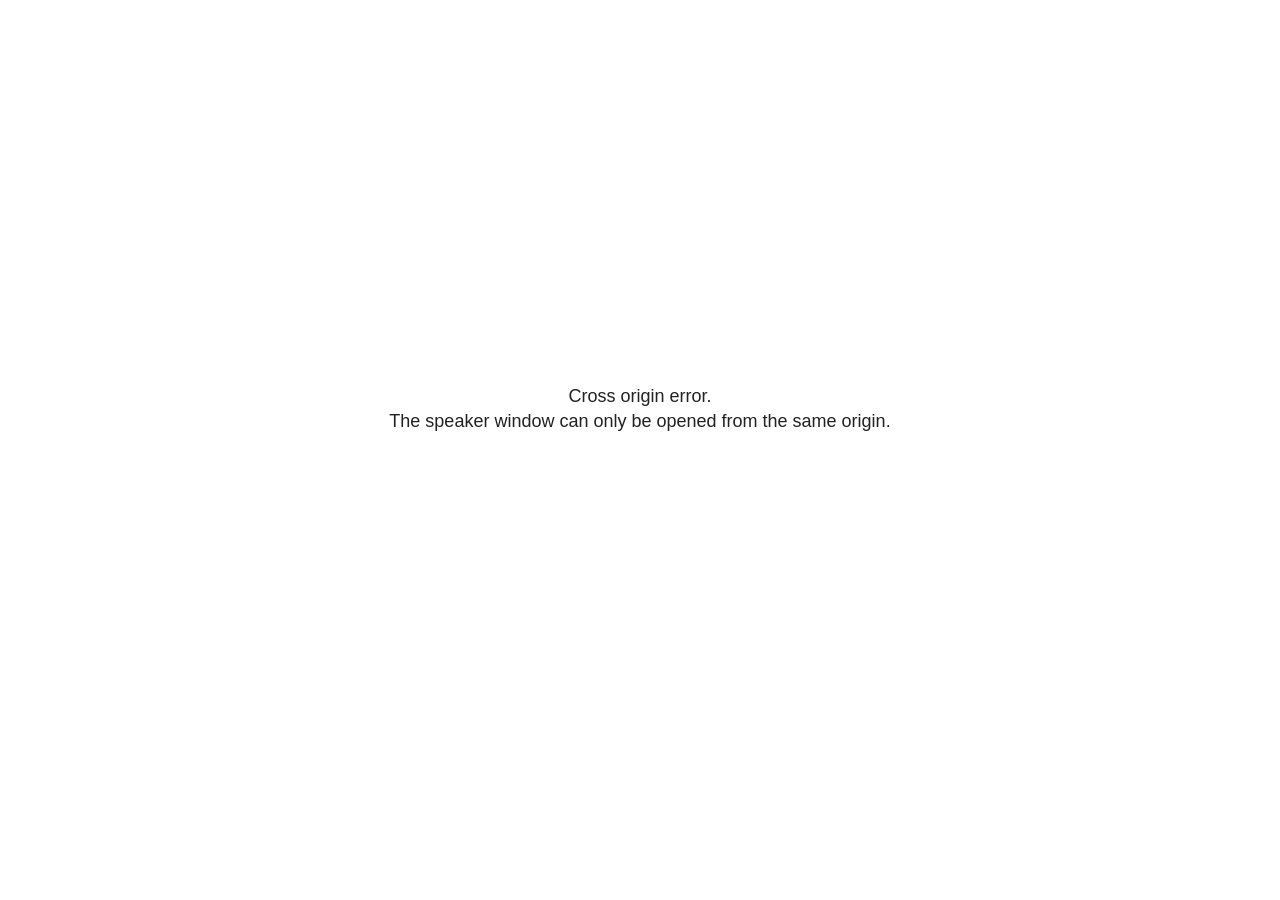
<file: docs/site_libs/revealjs/plugin/notes/speaker-view.html>
<!--
	NOTE: You need to build the notes plugin after making changes to this file.
-->
<html lang="en">
	<head>
		<meta charset="utf-8">

		<title>reveal.js - Speaker View</title>

		<style>
			body {
				font-family: Helvetica;
				font-size: 18px;
			}

			#current-slide,
			#upcoming-slide,
			#speaker-controls {
				padding: 6px;
				box-sizing: border-box;
				-moz-box-sizing: border-box;
			}

			#current-slide iframe,
			#upcoming-slide iframe {
				width: 100%;
				height: 100%;
				border: 1px solid #ddd;
			}

			#current-slide .label,
			#upcoming-slide .label {
				position: absolute;
				top: 10px;
				left: 10px;
				z-index: 2;
			}

			#connection-status {
				position: absolute;
				top: 0;
				left: 0;
				width: 100%;
				height: 100%;
				z-index: 20;
				padding: 30% 20% 20% 20%;
				font-size: 18px;
				color: #222;
				background: #fff;
				text-align: center;
				box-sizing: border-box;
				line-height: 1.4;
			}

			.overlay-element {
				height: 34px;
				line-height: 34px;
				padding: 0 10px;
				text-shadow: none;
				background: rgba( 220, 220, 220, 0.8 );
				color: #222;
				font-size: 14px;
			}

			.overlay-element.interactive:hover {
				background: rgba( 220, 220, 220, 1 );
			}

			#current-slide {
				position: absolute;
				width: 60%;
				height: 100%;
				top: 0;
				left: 0;
				padding-right: 0;
			}

			#upcoming-slide {
				position: absolute;
				width: 40%;
				height: 40%;
				right: 0;
				top: 0;
			}

			/* Speaker controls */
			#speaker-controls {
				position: absolute;
				top: 40%;
				right: 0;
				width: 40%;
				height: 60%;
				overflow: auto;
				font-size: 18px;
			}

				.speaker-controls-time.hidden,
				.speaker-controls-notes.hidden {
					display: none;
				}

				.speaker-controls-time .label,
				.speaker-controls-pace .label,
				.speaker-controls-notes .label {
					text-transform: uppercase;
					font-weight: normal;
					font-size: 0.66em;
					color: #666;
					margin: 0;
				}

				.speaker-controls-time, .speaker-controls-pace {
					border-bottom: 1px solid rgba( 200, 200, 200, 0.5 );
					margin-bottom: 10px;
					padding: 10px 16px;
					padding-bottom: 20px;
					cursor: pointer;
				}

				.speaker-controls-time .reset-button {
					opacity: 0;
					float: right;
					color: #666;
					text-decoration: none;
				}
				.speaker-controls-time:hover .reset-button {
					opacity: 1;
				}

				.speaker-controls-time .timer,
				.speaker-controls-time .clock {
					width: 50%;
				}

				.speaker-controls-time .timer,
				.speaker-controls-time .clock,
				.speaker-controls-time .pacing .hours-value,
				.speaker-controls-time .pacing .minutes-value,
				.speaker-controls-time .pacing .seconds-value {
					font-size: 1.9em;
				}

				.speaker-controls-time .timer {
					float: left;
				}

				.speaker-controls-time .clock {
					float: right;
					text-align: right;
				}

				.speaker-controls-time span.mute {
					opacity: 0.3;
				}

				.speaker-controls-time .pacing-title {
					margin-top: 5px;
				}

				.speaker-controls-time .pacing.ahead {
					color: blue;
				}

				.speaker-controls-time .pacing.on-track {
					color: green;
				}

				.speaker-controls-time .pacing.behind {
					color: red;
				}

				.speaker-controls-notes {
					padding: 10px 16px;
				}

				.speaker-controls-notes .value {
					margin-top: 5px;
					line-height: 1.4;
					font-size: 1.2em;
				}

			/* Layout selector */
			#speaker-layout {
				position: absolute;
				top: 10px;
				right: 10px;
				color: #222;
				z-index: 10;
			}
				#speaker-layout select {
					position: absolute;
					width: 100%;
					height: 100%;
					top: 0;
					left: 0;
					border: 0;
					box-shadow: 0;
					cursor: pointer;
					opacity: 0;

					font-size: 1em;
					background-color: transparent;

					-moz-appearance: none;
					-webkit-appearance: none;
					-webkit-tap-highlight-color: rgba(0, 0, 0, 0);
				}

				#speaker-layout select:focus {
					outline: none;
					box-shadow: none;
				}

			.clear {
				clear: both;
			}

			/* Speaker layout: Wide */
			body[data-speaker-layout="wide"] #current-slide,
			body[data-speaker-layout="wide"] #upcoming-slide {
				width: 50%;
				height: 45%;
				padding: 6px;
			}

			body[data-speaker-layout="wide"] #current-slide {
				top: 0;
				left: 0;
			}

			body[data-speaker-layout="wide"] #upcoming-slide {
				top: 0;
				left: 50%;
			}

			body[data-speaker-layout="wide"] #speaker-controls {
				top: 45%;
				left: 0;
				width: 100%;
				height: 50%;
				font-size: 1.25em;
			}

			/* Speaker layout: Tall */
			body[data-speaker-layout="tall"] #current-slide,
			body[data-speaker-layout="tall"] #upcoming-slide {
				width: 45%;
				height: 50%;
				padding: 6px;
			}

			body[data-speaker-layout="tall"] #current-slide {
				top: 0;
				left: 0;
			}

			body[data-speaker-layout="tall"] #upcoming-slide {
				top: 50%;
				left: 0;
			}

			body[data-speaker-layout="tall"] #speaker-controls {
				padding-top: 40px;
				top: 0;
				left: 45%;
				width: 55%;
				height: 100%;
				font-size: 1.25em;
			}

			/* Speaker layout: Notes only */
			body[data-speaker-layout="notes-only"] #current-slide,
			body[data-speaker-layout="notes-only"] #upcoming-slide {
				display: none;
			}

			body[data-speaker-layout="notes-only"] #speaker-controls {
				padding-top: 40px;
				top: 0;
				left: 0;
				width: 100%;
				height: 100%;
				font-size: 1.25em;
			}

			@media screen and (max-width: 1080px) {
				body[data-speaker-layout="default"] #speaker-controls {
					font-size: 16px;
				}
			}

			@media screen and (max-width: 900px) {
				body[data-speaker-layout="default"] #speaker-controls {
					font-size: 14px;
				}
			}

			@media screen and (max-width: 800px) {
				body[data-speaker-layout="default"] #speaker-controls {
					font-size: 12px;
				}
			}

		</style>
	</head>

	<body>

		<div id="connection-status">Loading speaker view...</div>

		<div id="current-slide"></div>
		<div id="upcoming-slide"><span class="overlay-element label">Upcoming</span></div>
		<div id="speaker-controls">
			<div class="speaker-controls-time">
				<h4 class="label">Time <span class="reset-button">Click to Reset</span></h4>
				<div class="clock">
					<span class="clock-value">0:00 AM</span>
				</div>
				<div class="timer">
					<span class="hours-value">00</span><span class="minutes-value">:00</span><span class="seconds-value">:00</span>
				</div>
				<div class="clear"></div>

				<h4 class="label pacing-title" style="display: none">Pacing – Time to finish current slide</h4>
				<div class="pacing" style="display: none">
					<span class="hours-value">00</span><span class="minutes-value">:00</span><span class="seconds-value">:00</span>
				</div>
			</div>

			<div class="speaker-controls-notes hidden">
				<h4 class="label">Notes</h4>
				<div class="value"></div>
			</div>
		</div>
		<div id="speaker-layout" class="overlay-element interactive">
			<span class="speaker-layout-label"></span>
			<select class="speaker-layout-dropdown"></select>
		</div>

		<script>

			(function() {

				var notes,
					notesValue,
					currentState,
					currentSlide,
					upcomingSlide,
					layoutLabel,
					layoutDropdown,
					pendingCalls = {},
					lastRevealApiCallId = 0,
					connected = false

				var connectionStatus = document.querySelector( '#connection-status' );

				var SPEAKER_LAYOUTS = {
					'default': 'Default',
					'wide': 'Wide',
					'tall': 'Tall',
					'notes-only': 'Notes only'
				};

				setupLayout();

				let openerOrigin;

				try {
					openerOrigin = window.opener.location.origin;
				}
				catch ( error ) { console.warn( error ) }

				// In order to prevent XSS, the speaker view will only run if its
				// opener has the same origin as itself
				if( window.location.origin !== openerOrigin ) {
					connectionStatus.innerHTML = 'Cross origin error.<br>The speaker window can only be opened from the same origin.';
					return;
				}

				var connectionTimeout = setTimeout( function() {
					connectionStatus.innerHTML = 'Error connecting to main window.<br>Please try closing and reopening the speaker view.';
				}, 5000 );

				window.addEventListener( 'message', function( event ) {

					// Validate the origin of all messages to avoid parsing messages
					// that aren't meant for us. Ignore when running off file:// so
					// that the speaker view continues to work without a web server.
					if( window.location.origin !== event.origin && window.location.origin !== 'file://' ) {
						return
					}

					clearTimeout( connectionTimeout );
					connectionStatus.style.display = 'none';

					var data = JSON.parse( event.data );

					// The overview mode is only useful to the reveal.js instance
					// where navigation occurs so we don't sync it
					if( data.state ) delete data.state.overview;

					// Messages sent by the notes plugin inside of the main window
					if( data && data.namespace === 'reveal-notes' ) {
						if( data.type === 'connect' ) {
							handleConnectMessage( data );
						}
						else if( data.type === 'state' ) {
							handleStateMessage( data );
						}
						else if( data.type === 'return' ) {
							pendingCalls[data.callId](data.result);
							delete pendingCalls[data.callId];
						}
					}
					// Messages sent by the reveal.js inside of the current slide preview
					else if( data && data.namespace === 'reveal' ) {
						if( /ready/.test( data.eventName ) ) {
							// Send a message back to notify that the handshake is complete
							window.opener.postMessage( JSON.stringify({ namespace: 'reveal-notes', type: 'connected'} ), '*' );
						}
						else if( /slidechanged|fragmentshown|fragmenthidden|paused|resumed/.test( data.eventName ) && currentState !== JSON.stringify( data.state ) ) {

							dispatchStateToMainWindow( data.state );

						}
					}

				} );

				/**
				 * Updates the presentation in the main window to match the state
				 * of the presentation in the notes window.
				 */
				const dispatchStateToMainWindow = debounce(( state ) => {
					window.opener.postMessage( JSON.stringify({ method: 'setState', args: [ state ]} ), '*' );
				}, 500);

				/**
				 * Asynchronously calls the Reveal.js API of the main frame.
				 */
				function callRevealApi( methodName, methodArguments, callback ) {

					var callId = ++lastRevealApiCallId;
					pendingCalls[callId] = callback;
					window.opener.postMessage( JSON.stringify( {
						namespace: 'reveal-notes',
						type: 'call',
						callId: callId,
						methodName: methodName,
						arguments: methodArguments
					} ), '*' );

				}

				/**
				 * Called when the main window is trying to establish a
				 * connection.
				 */
				function handleConnectMessage( data ) {

					if( connected === false ) {
						connected = true;

						setupIframes( data );
						setupKeyboard();
						setupNotes();
						setupTimer();
						setupHeartbeat();
					}

				}

				/**
				 * Called when the main window sends an updated state.
				 */
				function handleStateMessage( data ) {

					// Store the most recently set state to avoid circular loops
					// applying the same state
					currentState = JSON.stringify( data.state );

					// No need for updating the notes in case of fragment changes
					if ( data.notes ) {
						notes.classList.remove( 'hidden' );
						notesValue.style.whiteSpace = data.whitespace;
						if( data.markdown ) {
							notesValue.innerHTML = marked( data.notes );
						}
						else {
							notesValue.innerHTML = data.notes;
						}
					}
					else {
						notes.classList.add( 'hidden' );
					}

					// Update the note slides
					currentSlide.contentWindow.postMessage( JSON.stringify({ method: 'setState', args: [ data.state ] }), '*' );
					upcomingSlide.contentWindow.postMessage( JSON.stringify({ method: 'setState', args: [ data.state ] }), '*' );
					upcomingSlide.contentWindow.postMessage( JSON.stringify({ method: 'next' }), '*' );

				}

				// Limit to max one state update per X ms
				handleStateMessage = debounce( handleStateMessage, 200 );

				/**
				 * Forward keyboard events to the current slide window.
				 * This enables keyboard events to work even if focus
				 * isn't set on the current slide iframe.
				 *
				 * Block F5 default handling, it reloads and disconnects
				 * the speaker notes window.
				 */
				function setupKeyboard() {

					document.addEventListener( 'keydown', function( event ) {
						if( event.keyCode === 116 || ( event.metaKey && event.keyCode === 82 ) ) {
							event.preventDefault();
							return false;
						}
						currentSlide.contentWindow.postMessage( JSON.stringify({ method: 'triggerKey', args: [ event.keyCode ] }), '*' );
					} );

				}

				/**
				 * Creates the preview iframes.
				 */
				function setupIframes( data ) {

					var params = [
						'receiver',
						'progress=false',
						'history=false',
						'transition=none',
						'autoSlide=0',
						'backgroundTransition=none'
					].join( '&' );

					var urlSeparator = /\?/.test(data.url) ? '&' : '?';
					var hash = '#/' + data.state.indexh + '/' + data.state.indexv;
					var currentURL = data.url + urlSeparator + params + '&scrollActivationWidth=false&postMessageEvents=true' + hash;
					var upcomingURL = data.url + urlSeparator + params + '&scrollActivationWidth=false&controls=false' + hash;

					currentSlide = document.createElement( 'iframe' );
					currentSlide.setAttribute( 'width', 1280 );
					currentSlide.setAttribute( 'height', 1024 );
					currentSlide.setAttribute( 'src', currentURL );
					document.querySelector( '#current-slide' ).appendChild( currentSlide );

					upcomingSlide = document.createElement( 'iframe' );
					upcomingSlide.setAttribute( 'width', 640 );
					upcomingSlide.setAttribute( 'height', 512 );
					upcomingSlide.setAttribute( 'src', upcomingURL );
					document.querySelector( '#upcoming-slide' ).appendChild( upcomingSlide );

				}

				/**
				 * Setup the notes UI.
				 */
				function setupNotes() {

					notes = document.querySelector( '.speaker-controls-notes' );
					notesValue = document.querySelector( '.speaker-controls-notes .value' );

				}

				/**
				 * We send out a heartbeat at all times to ensure we can
				 * reconnect with the main presentation window after reloads.
				 */
				function setupHeartbeat() {

					setInterval( () => {
						window.opener.postMessage( JSON.stringify({ namespace: 'reveal-notes', type: 'heartbeat'} ), '*' );
					}, 1000 );

				}

				function getTimings( callback ) {

					callRevealApi( 'getSlidesAttributes', [], function ( slideAttributes ) {
						callRevealApi( 'getConfig', [], function ( config ) {
							var totalTime = config.totalTime;
							var minTimePerSlide = config.minimumTimePerSlide || 0;
							var defaultTiming = config.defaultTiming;
							if ((defaultTiming == null) && (totalTime == null)) {
								callback(null);
								return;
							}
							// Setting totalTime overrides defaultTiming
							if (totalTime) {
								defaultTiming = 0;
							}
							var timings = [];
							for ( var i in slideAttributes ) {
								var slide = slideAttributes[ i ];
								var timing = defaultTiming;
								if( slide.hasOwnProperty( 'data-timing' )) {
									var t = slide[ 'data-timing' ];
									timing = parseInt(t);
									if( isNaN(timing) ) {
										console.warn("Could not parse timing '" + t + "' of slide " + i + "; using default of " + defaultTiming);
										timing = defaultTiming;
									}
								}
								timings.push(timing);
							}
							if ( totalTime ) {
								// After we've allocated time to individual slides, we summarize it and
								// subtract it from the total time
								var remainingTime = totalTime - timings.reduce( function(a, b) { return a + b; }, 0 );
								// The remaining time is divided by the number of slides that have 0 seconds
								// allocated at the moment, giving the average time-per-slide on the remaining slides
								var remainingSlides = (timings.filter( function(x) { return x == 0 }) ).length
								var timePerSlide = Math.round( remainingTime / remainingSlides, 0 )
								// And now we replace every zero-value timing with that average
								timings = timings.map( function(x) { return (x==0 ? timePerSlide : x) } );
							}
							var slidesUnderMinimum = timings.filter( function(x) { return (x < minTimePerSlide) } ).length
							if ( slidesUnderMinimum ) {
								message = "The pacing time for " + slidesUnderMinimum + " slide(s) is under the configured minimum of " + minTimePerSlide + " seconds. Check the data-timing attribute on individual slides, or consider increasing the totalTime or minimumTimePerSlide configuration options (or removing some slides).";
								alert(message);
							}
							callback( timings );
						} );
					} );

				}

				/**
				 * Return the number of seconds allocated for presenting
				 * all slides up to and including this one.
				 */
				function getTimeAllocated( timings, callback ) {

					callRevealApi( 'getSlidePastCount', [], function ( currentSlide ) {
						var allocated = 0;
						for (var i in timings.slice(0, currentSlide + 1)) {
							allocated += timings[i];
						}
						callback( allocated );
					} );

				}

				/**
				 * Create the timer and clock and start updating them
				 * at an interval.
				 */
				function setupTimer() {

					var start = new Date(),
					timeEl = document.querySelector( '.speaker-controls-time' ),
					clockEl = timeEl.querySelector( '.clock-value' ),
					hoursEl = timeEl.querySelector( '.hours-value' ),
					minutesEl = timeEl.querySelector( '.minutes-value' ),
					secondsEl = timeEl.querySelector( '.seconds-value' ),
					pacingTitleEl = timeEl.querySelector( '.pacing-title' ),
					pacingEl = timeEl.querySelector( '.pacing' ),
					pacingHoursEl = pacingEl.querySelector( '.hours-value' ),
					pacingMinutesEl = pacingEl.querySelector( '.minutes-value' ),
					pacingSecondsEl = pacingEl.querySelector( '.seconds-value' );

					var timings = null;
					getTimings( function ( _timings ) {

						timings = _timings;
						if (_timings !== null) {
							pacingTitleEl.style.removeProperty('display');
							pacingEl.style.removeProperty('display');
						}

						// Update once directly
						_updateTimer();

						// Then update every second
						setInterval( _updateTimer, 1000 );

					} );


					function _resetTimer() {

						if (timings == null) {
							start = new Date();
							_updateTimer();
						}
						else {
							// Reset timer to beginning of current slide
							getTimeAllocated( timings, function ( slideEndTimingSeconds ) {
								var slideEndTiming = slideEndTimingSeconds * 1000;
								callRevealApi( 'getSlidePastCount', [], function ( currentSlide ) {
									var currentSlideTiming = timings[currentSlide] * 1000;
									var previousSlidesTiming = slideEndTiming - currentSlideTiming;
									var now = new Date();
									start = new Date(now.getTime() - previousSlidesTiming);
									_updateTimer();
								} );
							} );
						}

					}

					timeEl.addEventListener( 'click', function() {
						_resetTimer();
						return false;
					} );

					function _displayTime( hrEl, minEl, secEl, time) {

						var sign = Math.sign(time) == -1 ? "-" : "";
						time = Math.abs(Math.round(time / 1000));
						var seconds = time % 60;
						var minutes = Math.floor( time / 60 ) % 60 ;
						var hours = Math.floor( time / ( 60 * 60 )) ;
						hrEl.innerHTML = sign + zeroPadInteger( hours );
						if (hours == 0) {
							hrEl.classList.add( 'mute' );
						}
						else {
							hrEl.classList.remove( 'mute' );
						}
						minEl.innerHTML = ':' + zeroPadInteger( minutes );
						if (hours == 0 && minutes == 0) {
							minEl.classList.add( 'mute' );
						}
						else {
							minEl.classList.remove( 'mute' );
						}
						secEl.innerHTML = ':' + zeroPadInteger( seconds );
					}

					function _updateTimer() {

						var diff, hours, minutes, seconds,
						now = new Date();

						diff = now.getTime() - start.getTime();

						clockEl.innerHTML = now.toLocaleTimeString( 'en-US', { hour12: true, hour: '2-digit', minute:'2-digit' } );
						_displayTime( hoursEl, minutesEl, secondsEl, diff );
						if (timings !== null) {
							_updatePacing(diff);
						}

					}

					function _updatePacing(diff) {

						getTimeAllocated( timings, function ( slideEndTimingSeconds ) {
							var slideEndTiming = slideEndTimingSeconds * 1000;

							callRevealApi( 'getSlidePastCount', [], function ( currentSlide ) {
								var currentSlideTiming = timings[currentSlide] * 1000;
								var timeLeftCurrentSlide = slideEndTiming - diff;
								if (timeLeftCurrentSlide < 0) {
									pacingEl.className = 'pacing behind';
								}
								else if (timeLeftCurrentSlide < currentSlideTiming) {
									pacingEl.className = 'pacing on-track';
								}
								else {
									pacingEl.className = 'pacing ahead';
								}
								_displayTime( pacingHoursEl, pacingMinutesEl, pacingSecondsEl, timeLeftCurrentSlide );
							} );
						} );
					}

				}

				/**
				 * Sets up the speaker view layout and layout selector.
				 */
				function setupLayout() {

					layoutDropdown = document.querySelector( '.speaker-layout-dropdown' );
					layoutLabel = document.querySelector( '.speaker-layout-label' );

					// Render the list of available layouts
					for( var id in SPEAKER_LAYOUTS ) {
						var option = document.createElement( 'option' );
						option.setAttribute( 'value', id );
						option.textContent = SPEAKER_LAYOUTS[ id ];
						layoutDropdown.appendChild( option );
					}

					// Monitor the dropdown for changes
					layoutDropdown.addEventListener( 'change', function( event ) {

						setLayout( layoutDropdown.value );

					}, false );

					// Restore any currently persisted layout
					setLayout( getLayout() );

				}

				/**
				 * Sets a new speaker view layout. The layout is persisted
				 * in local storage.
				 */
				function setLayout( value ) {

					var title = SPEAKER_LAYOUTS[ value ];

					layoutLabel.innerHTML = 'Layout' + ( title ? ( ': ' + title ) : '' );
					layoutDropdown.value = value;

					document.body.setAttribute( 'data-speaker-layout', value );

					// Persist locally
					if( supportsLocalStorage() ) {
						window.localStorage.setItem( 'reveal-speaker-layout', value );
					}

				}

				/**
				 * Returns the ID of the most recently set speaker layout
				 * or our default layout if none has been set.
				 */
				function getLayout() {

					if( supportsLocalStorage() ) {
						var layout = window.localStorage.getItem( 'reveal-speaker-layout' );
						if( layout ) {
							return layout;
						}
					}

					// Default to the first record in the layouts hash
					for( var id in SPEAKER_LAYOUTS ) {
						return id;
					}

				}

				function supportsLocalStorage() {

					try {
						localStorage.setItem('test', 'test');
						localStorage.removeItem('test');
						return true;
					}
					catch( e ) {
						return false;
					}

				}

				function zeroPadInteger( num ) {

					var str = '00' + parseInt( num );
					return str.substring( str.length - 2 );

				}

				/**
				 * Limits the frequency at which a function can be called.
				 */
				function debounce( fn, ms ) {

					var lastTime = 0,
						timeout;

					return function() {

						var args = arguments;
						var context = this;

						clearTimeout( timeout );

						var timeSinceLastCall = Date.now() - lastTime;
						if( timeSinceLastCall > ms ) {
							fn.apply( context, args );
							lastTime = Date.now();
						}
						else {
							timeout = setTimeout( function() {
								fn.apply( context, args );
								lastTime = Date.now();
							}, ms - timeSinceLastCall );
						}

					}

				}

			})();

		</script>
	</body>
</html>
</file>
<file: docs/site_libs/quarto-html/tippy.css>
.tippy-box[data-animation=fade][data-state=hidden]{opacity:0}[data-tippy-root]{max-width:calc(100vw - 10px)}.tippy-box{position:relative;background-color:#333;color:#fff;border-radius:4px;font-size:14px;line-height:1.4;white-space:normal;outline:0;transition-property:transform,visibility,opacity}.tippy-box[data-placement^=top]>.tippy-arrow{bottom:0}.tippy-box[data-placement^=top]>.tippy-arrow:before{bottom:-7px;left:0;border-width:8px 8px 0;border-top-color:initial;transform-origin:center top}.tippy-box[data-placement^=bottom]>.tippy-arrow{top:0}.tippy-box[data-placement^=bottom]>.tippy-arrow:before{top:-7px;left:0;border-width:0 8px 8px;border-bottom-color:initial;transform-origin:center bottom}.tippy-box[data-placement^=left]>.tippy-arrow{right:0}.tippy-box[data-placement^=left]>.tippy-arrow:before{border-width:8px 0 8px 8px;border-left-color:initial;right:-7px;transform-origin:center left}.tippy-box[data-placement^=right]>.tippy-arrow{left:0}.tippy-box[data-placement^=right]>.tippy-arrow:before{left:-7px;border-width:8px 8px 8px 0;border-right-color:initial;transform-origin:center right}.tippy-box[data-inertia][data-state=visible]{transition-timing-function:cubic-bezier(.54,1.5,.38,1.11)}.tippy-arrow{width:16px;height:16px;color:#333}.tippy-arrow:before{content:"";position:absolute;border-color:transparent;border-style:solid}.tippy-content{position:relative;padding:5px 9px;z-index:1}
</file>
<file: docs/site_libs/quarto-html/quarto-syntax-highlighting-587c61ba64f3a5504c4d52d930310e48.css>
/* quarto syntax highlight colors */
:root {
  --quarto-hl-ot-color: #003B4F;
  --quarto-hl-at-color: #657422;
  --quarto-hl-ss-color: #20794D;
  --quarto-hl-an-color: #5E5E5E;
  --quarto-hl-fu-color: #4758AB;
  --quarto-hl-st-color: #20794D;
  --quarto-hl-cf-color: #003B4F;
  --quarto-hl-op-color: #5E5E5E;
  --quarto-hl-er-color: #AD0000;
  --quarto-hl-bn-color: #AD0000;
  --quarto-hl-al-color: #AD0000;
  --quarto-hl-va-color: #111111;
  --quarto-hl-bu-color: inherit;
  --quarto-hl-ex-color: inherit;
  --quarto-hl-pp-color: #AD0000;
  --quarto-hl-in-color: #5E5E5E;
  --quarto-hl-vs-color: #20794D;
  --quarto-hl-wa-color: #5E5E5E;
  --quarto-hl-do-color: #5E5E5E;
  --quarto-hl-im-color: #00769E;
  --quarto-hl-ch-color: #20794D;
  --quarto-hl-dt-color: #AD0000;
  --quarto-hl-fl-color: #AD0000;
  --quarto-hl-co-color: #5E5E5E;
  --quarto-hl-cv-color: #5E5E5E;
  --quarto-hl-cn-color: #8f5902;
  --quarto-hl-sc-color: #5E5E5E;
  --quarto-hl-dv-color: #AD0000;
  --quarto-hl-kw-color: #003B4F;
}

/* other quarto variables */
:root {
  --quarto-font-monospace: SFMono-Regular, Menlo, Monaco, Consolas, "Liberation Mono", "Courier New", monospace;
}

/* syntax highlight based on Pandoc's rules */
pre > code.sourceCode > span {
  color: #003B4F;
}

code.sourceCode > span {
  color: #003B4F;
}

div.sourceCode,
div.sourceCode pre.sourceCode {
  color: #003B4F;
}

/* Normal */
code span {
  color: #003B4F;
}

/* Alert */
code span.al {
  color: #AD0000;
  font-style: inherit;
}

/* Annotation */
code span.an {
  color: #5E5E5E;
  font-style: inherit;
}

/* Attribute */
code span.at {
  color: #657422;
  font-style: inherit;
}

/* BaseN */
code span.bn {
  color: #AD0000;
  font-style: inherit;
}

/* BuiltIn */
code span.bu {
  font-style: inherit;
}

/* ControlFlow */
code span.cf {
  color: #003B4F;
  font-weight: bold;
  font-style: inherit;
}

/* Char */
code span.ch {
  color: #20794D;
  font-style: inherit;
}

/* Constant */
code span.cn {
  color: #8f5902;
  font-style: inherit;
}

/* Comment */
code span.co {
  color: #5E5E5E;
  font-style: inherit;
}

/* CommentVar */
code span.cv {
  color: #5E5E5E;
  font-style: italic;
}

/* Documentation */
code span.do {
  color: #5E5E5E;
  font-style: italic;
}

/* DataType */
code span.dt {
  color: #AD0000;
  font-style: inherit;
}

/* DecVal */
code span.dv {
  color: #AD0000;
  font-style: inherit;
}

/* Error */
code span.er {
  color: #AD0000;
  font-style: inherit;
}

/* Extension */
code span.ex {
  font-style: inherit;
}

/* Float */
code span.fl {
  color: #AD0000;
  font-style: inherit;
}

/* Function */
code span.fu {
  color: #4758AB;
  font-style: inherit;
}

/* Import */
code span.im {
  color: #00769E;
  font-style: inherit;
}

/* Information */
code span.in {
  color: #5E5E5E;
  font-style: inherit;
}

/* Keyword */
code span.kw {
  color: #003B4F;
  font-weight: bold;
  font-style: inherit;
}

/* Operator */
code span.op {
  color: #5E5E5E;
  font-style: inherit;
}

/* Other */
code span.ot {
  color: #003B4F;
  font-style: inherit;
}

/* Preprocessor */
code span.pp {
  color: #AD0000;
  font-style: inherit;
}

/* SpecialChar */
code span.sc {
  color: #5E5E5E;
  font-style: inherit;
}

/* SpecialString */
code span.ss {
  color: #20794D;
  font-style: inherit;
}

/* String */
code span.st {
  color: #20794D;
  font-style: inherit;
}

/* Variable */
code span.va {
  color: #111111;
  font-style: inherit;
}

/* VerbatimString */
code span.vs {
  color: #20794D;
  font-style: inherit;
}

/* Warning */
code span.wa {
  color: #5E5E5E;
  font-style: italic;
}

.prevent-inlining {
  content: "</";
}

/*# sourceMappingURL=2dce1cc6c82594539e1579de68416b47.css.map */
</file>
<file: docs/styles/site.css>
:root {
  --navy: #002e5d;
  --blue: #235c85;
  --teal: #007f82;
  --light: #f3f7fa;
  --ink: #193149;
  --line: #d6e1e8;
}
body { color: var(--ink); }
a { color: var(--blue); }
a:hover { color: var(--teal); }
h1, h2, h3 { color: var(--navy); }
.navbar { background: var(--navy) !important; }
.navbar a, .navbar-brand { color: white !important; }
.navbar a:hover { color: #d3e8ef !important; }
main, .quarto-container { max-width: 1050px; }
main { margin: 2.3rem auto 5rem; padding: 0 1.3rem; line-height: 1.65; }
main h1 { font-size: clamp(2rem, 5vw, 3.3rem); letter-spacing: -.035em; }
main h2 { margin-top: 2.8rem; padding-bottom: .3rem; border-bottom: 1px solid var(--line); }
main p, main li { max-width: 77ch; }
main pre { padding: 1rem 1.2rem; background: var(--light); border: 1px solid var(--line); border-radius: .45rem; overflow-x: auto; }
main code:not(pre code) { color: #004c70; background: #ebf4f8; padding: .09rem .25rem; border-radius: .2rem; }
main table { border-collapse: collapse; max-width: 100%; display: block; overflow-x: auto; }
main th, main td { padding: .65rem .9rem; border-bottom: 1px solid var(--line); text-align: left; vertical-align: top; }
main th { background: var(--light); color: var(--navy); }
main blockquote { border-left: 4px solid var(--teal); padding-left: 1rem; color: #385369; }
/* The following rules also style the checked static HTML shipped in docs/. */
.site-nav { background: var(--navy); color: #fff; display: flex; gap: 1.2rem; align-items: center; flex-wrap: wrap; padding: .85rem max(1rem, calc((100vw - 1080px)/2)); }
.site-nav strong { margin-right: auto; }
.site-nav a { color: white; text-decoration: none; }
.site-nav a:hover, .site-nav a[aria-current=page] { color: #c0e8e9; text-decoration: underline; }
.site-subtitle { margin-top: -.5rem; color: #527087; font-size: 1.2rem; }
.site-footer { margin: 4rem auto 2rem; padding: 1rem 1.3rem; max-width: 1050px; color: #637b8f; border-top: 1px solid var(--line); }
@media (max-width: 680px) { .site-nav strong { flex-basis: 100%; } }
</file>
